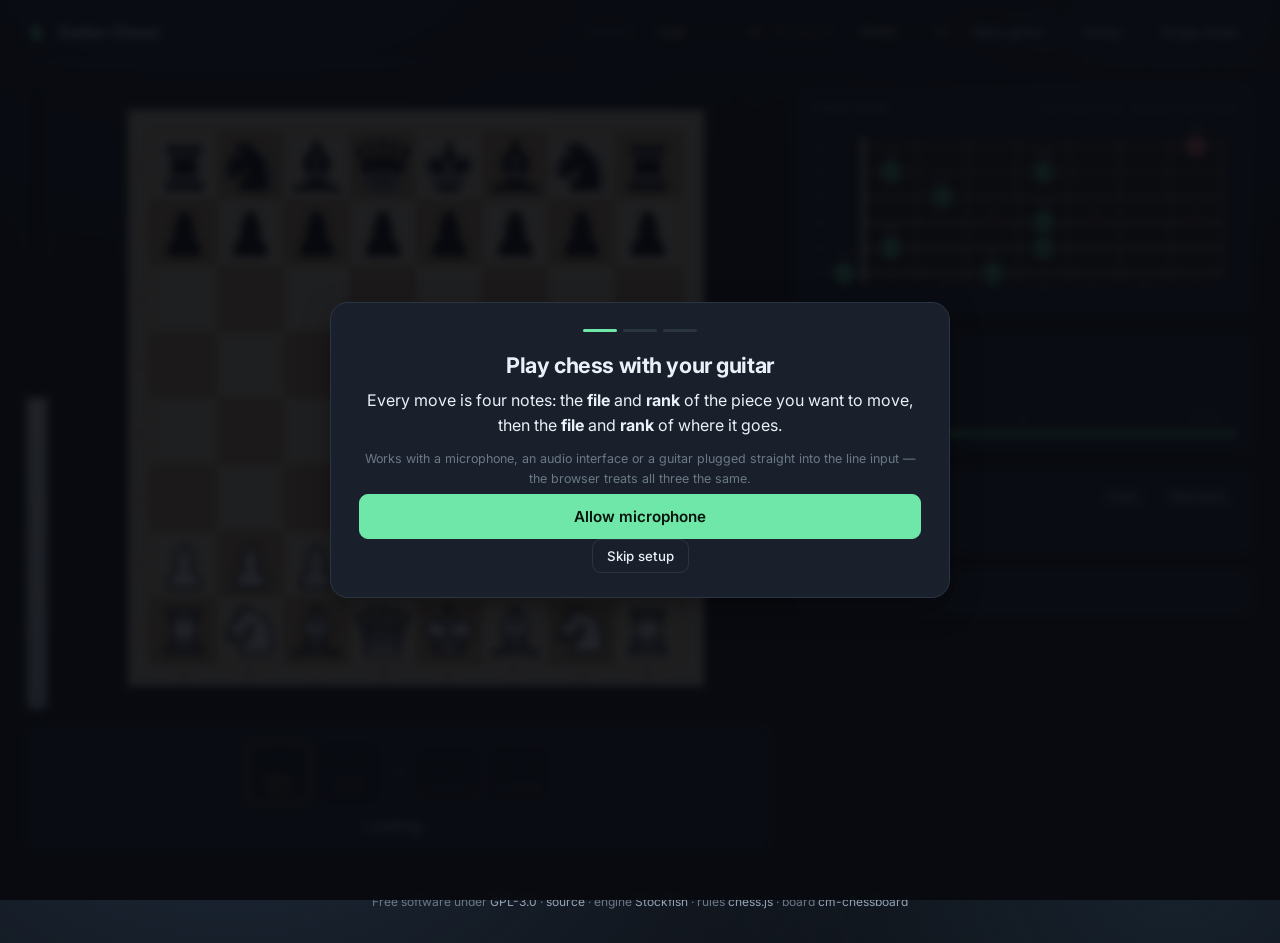
<file: index.html>
<!DOCTYPE html>
<html lang="en">
<head>
<meta charset="utf-8">
<meta name="viewport" content="width=device-width, initial-scale=1">
<title>Guitar Chess — play chess on your guitar</title>
<meta name="description" content="Play chess by playing your guitar. The browser listens, detects each note and turns every four notes into a move. No install, no build, runs entirely in the browser.">
<meta property="og:title" content="Guitar Chess">
<meta property="og:description" content="Play chess by playing your guitar. Four notes make a move.">
<link rel="icon" href="data:image/svg+xml,<svg xmlns='http://www.w3.org/2000/svg' viewBox='0 0 32 32'><text y='26' font-size='26'>&#9822;</text></svg>">
<link rel="preconnect" href="https://fonts.googleapis.com">
<link rel="preconnect" href="https://fonts.gstatic.com" crossorigin>
<link rel="stylesheet" href="https://fonts.googleapis.com/css2?family=Inter:wght@400;500;600;700&display=swap">
<link rel="stylesheet" href="vendor/cm-chessboard/assets/chessboard.css">
<link rel="stylesheet" href="vendor/cm-chessboard/assets/extensions/markers/markers.css">
<link rel="stylesheet" href="css/app.css">
</head>
<body>

<header class="topbar">
    <div class="brand">
        <span class="brand-mark">&#9822;</span>
        <span class="brand-name">Guitar&nbsp;Chess</span>
    </div>
    <div class="topbar-actions">
        <label class="inline-field">
            <span>Engine</span>
            <select id="level"></select>
        </label>
        <label class="inline-field">
            <span>You play</span>
            <select id="side">
                <option value="w">White</option>
                <option value="b">Black</option>
            </select>
        </label>
        <button type="button" id="new-game" class="ghost">New game</button>
        <button type="button" id="setup" class="ghost">Setup</button>
        <button type="button" id="stage" class="ghost" title="Hide everything but the board and the neck">Stage mode</button>
    </div>
</header>

<main class="stage-layout">

    <section class="board-column">
        <div class="board-frame">
            <div id="eval" class="eval"></div>
            <div class="board-stack">
                <div class="captured" id="captured-top"></div>
                <div id="board" class="board"></div>
                <div class="captured" id="captured-bottom"></div>
            </div>
        </div>

        <div class="entry">
            <div class="entry-slots" id="pending" aria-label="notes heard so far">
                <span class="slot" data-index="0"><b>·</b><small>from file</small></span>
                <span class="slot" data-index="1"><b>·</b><small>from rank</small></span>
                <span class="entry-arrow">&rarr;</span>
                <span class="slot" data-index="2"><b>·</b><small>to file</small></span>
                <span class="slot" data-index="3"><b>·</b><small>to rank</small></span>
            </div>
            <p id="status" data-kind="info">Loading…</p>
        </div>
    </section>

    <section class="side-column">
        <div class="card neck-card">
            <div class="card-head">
                <h2>Your neck</h2>
                <span class="card-hint">first note = file &middot; second note = rank</span>
            </div>
            <div id="fretboard"></div>
        </div>

        <div class="card pitch-card">
            <div id="tuner"></div>
        </div>

        <div class="card moves-card">
            <div class="card-head">
                <h2>Moves</h2>
                <div class="card-actions">
                    <button type="button" id="clear-move" class="mini">Clear</button>
                    <button type="button" id="undo" class="mini">Take back</button>
                </div>
            </div>
            <ol id="history" class="history"></ol>
        </div>

        <details class="card advanced">
            <summary>Advanced</summary>
            <div class="advanced-body">
                <label>Input device
                    <select id="device"></select>
                </label>
                <canvas id="spectrum" height="96" aria-label="input spectrum"></canvas>
                <label class="slider">Noise gate <span id="gate-value" class="value"></span>
                    <input type="range" id="gate" min="0.002" max="0.08" step="0.001">
                </label>
                <label class="slider">Pitch tolerance <span id="tolerance-value" class="value"></span>
                    <input type="range" id="tolerance" min="30" max="140" step="5">
                </label>
                <label>Promote pawns to
                    <select id="promotion">
                        <option value="q">Queen</option>
                        <option value="r">Rook</option>
                        <option value="b">Bishop</option>
                        <option value="n">Knight</option>
                    </select>
                </label>
                <label>Type a move instead
                    <input type="text" id="manual-move" placeholder="e2e4" maxlength="4" autocomplete="off" spellcheck="false">
                </label>
                <div class="row">
                    <button type="button" id="listen" class="mini">Stop listening</button>
                    <button type="button" id="reset-calibration" class="mini">Reset calibration</button>
                </div>
            </div>
        </details>
    </section>
</main>

<footer class="footer">
    <p>
        Free software under <a href="https://github.com/gustavozacarias04/guitar-chess/blob/main/LICENSE">GPL-3.0</a>
        · <a href="https://github.com/gustavozacarias04/guitar-chess">source</a>
        · engine <a href="https://stockfishchess.org/">Stockfish</a>
        · rules <a href="https://github.com/jhlywa/chess.js">chess.js</a>
        · board <a href="https://github.com/shaack/cm-chessboard">cm-chessboard</a>
    </p>
</footer>

<div id="onboarding" class="overlay" hidden></div>
<button type="button" id="stage-exit" class="stage-exit" hidden>Exit stage mode</button>

<script type="module" src="src/main.js"></script>
</body>
</html>
</file>
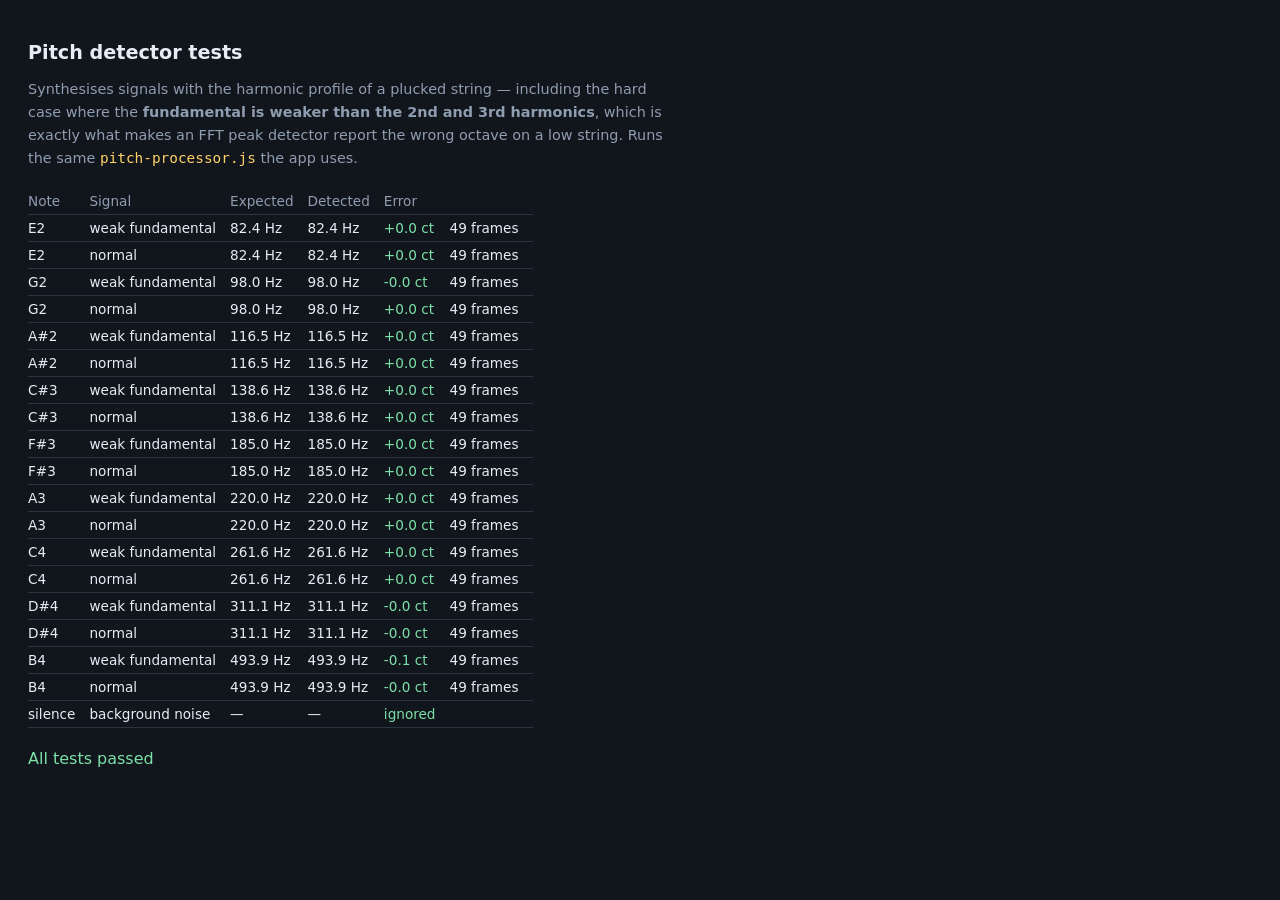
<file: test/pitch-test.html>
<!DOCTYPE html>
<html lang="en">
<head>
<meta charset="utf-8">
<title>Guitar Chess — pitch detector tests</title>
<style>
    body { font-family: system-ui, sans-serif; background: #11151c; color: #e7edf5; margin: 0; padding: 28px; }
    h1 { font-size: 1.2rem; }
    p { color: #8f9db1; max-width: 70ch; line-height: 1.6; font-size: 0.9rem; }
    table { border-collapse: collapse; margin-top: 18px; font-size: 0.85rem; }
    th, td { text-align: left; padding: 5px 14px 5px 0; border-bottom: 1px solid #2a3442; }
    th { color: #8f9db1; font-weight: 500; }
    td.ok { color: #7ce0a8; }
    td.fail { color: #ff7b7b; }
    .summary { margin-top: 18px; font-size: 1rem; }
    code { color: #ffd166; }
</style>
</head>
<body>
<h1>Pitch detector tests</h1>
<p>
    Synthesises signals with the harmonic profile of a plucked string — including the hard
    case where the <b>fundamental is weaker than the 2nd and 3rd harmonics</b>, which is exactly
    what makes an FFT peak detector report the wrong octave on a low string.
    Runs the same <code>pitch-processor.js</code> the app uses.
</p>
<div id="output">running…</div>

<script type="module">
import { DEFAULT_NOTE_SET, DEFAULT_CANCEL_NOTE, midiToFreq, midiToName, cents } from "../src/audio/notes.js"
import { DEFAULT_DETECTOR_OPTIONS } from "../src/audio/note-detector.js"

const SAMPLE_RATE = 44100

/**
 * Load the AudioWorklet file outside a worklet by stubbing what it expects,
 * and hand back a factory. Each case gets a fresh processor: the internal ring
 * buffer holds ~70 ms of audio, so reusing one would let the tail of the
 * previous note leak into the first analyses of the next.
 */
async function loadProcessorFactory() {
    const source = await fetch("../src/audio/pitch-processor.js").then((r) => r.text())
    const build = new Function(
        "AudioWorkletProcessor", "registerProcessor", "sampleRate", "currentTime",
        source + "\nreturn PitchProcessor"
    )
    return () => {
        const frames = []
        class FakeProcessor {
            constructor() {
                this.port = { postMessage: (message) => frames.push(message), onmessage: null }
            }
        }
        const ProcessorClass = build(FakeProcessor, () => {}, SAMPLE_RATE, 0)
        return { instance: new ProcessorClass(), frames }
    }
}

/**
 * A plucked string: harmonics with independent decay, and a fundamental that
 * is deliberately quieter than the harmonics above it.
 */
function pluck(frequency, seconds, { weakFundamental = true } = {}) {
    const length = Math.round(seconds * SAMPLE_RATE)
    const out = new Float32Array(length)
    const partials = weakFundamental
        ? [0.25, 1.0, 0.7, 0.35, 0.2, 0.12]
        : [1.0, 0.5, 0.25, 0.12, 0.06, 0.03]
    for (let i = 0; i < length; i++) {
        const t = i / SAMPLE_RATE
        let value = 0
        for (let h = 0; h < partials.length; h++) {
            const partialFreq = frequency * (h + 1)
            if (partialFreq > SAMPLE_RATE / 2) break
            value += partials[h] * Math.sin(2 * Math.PI * partialFreq * t) * Math.exp(-t * (1.1 + h * 0.5))
        }
        out[i] = value * 0.25 + (Math.random() - 0.5) * 0.002
    }
    // Emulate the two 2 kHz biquads the real graph puts in front of the worklet.
    let state = 0
    const alpha = 1 - Math.exp((-2 * Math.PI * 2000) / SAMPLE_RATE)
    for (let pass = 0; pass < 2; pass++) {
        state = 0
        for (let i = 0; i < length; i++) {
            state += alpha * (out[i] - state)
            out[i] = state
        }
    }
    return out
}

function feed(makeProcessor, signal) {
    const { instance: processor, frames } = makeProcessor()
    const block = new Float32Array(128)
    for (let offset = 0; offset + 128 <= signal.length; offset += 128) {
        block.set(signal.subarray(offset, offset + 128))
        processor.process([[block]])
    }
    // Same acceptance rule the running app uses, so the test measures the
    // pipeline rather than the raw processor.
    return frames.filter((f) =>
        f.frequency > 0 &&
        f.clarity >= DEFAULT_DETECTOR_OPTIONS.clarityThreshold &&
        f.rms >= DEFAULT_DETECTOR_OPTIONS.rmsGate)
}

const makeProcessor = await loadProcessorFactory()
const rows = []
let failures = 0

const cases = [...DEFAULT_NOTE_SET, DEFAULT_CANCEL_NOTE]
for (const midi of cases) {
    for (const weakFundamental of [true, false]) {
        const expected = midiToFreq(midi)
        const detections = feed(makeProcessor, pluck(expected, 1.2, { weakFundamental }))
        const usable = detections.slice(2, 14) // skip the attack transient
        const median = usable.length
            ? [...usable.map((d) => d.frequency)].sort((a, b) => a - b)[Math.floor(usable.length / 2)]
            : 0
        const error = median ? cents(median, expected) : NaN
        const ok = Math.abs(error) < 35 // must land well inside the +/-100 ct window
        if (!ok) failures++
        rows.push(`<tr>
            <td>${midiToName(midi)}</td>
            <td>${weakFundamental ? "weak fundamental" : "normal"}</td>
            <td>${expected.toFixed(1)} Hz</td>
            <td>${median ? median.toFixed(1) + " Hz" : "—"}</td>
            <td class="${ok ? "ok" : "fail"}">${median ? (error >= 0 ? "+" : "") + error.toFixed(1) + " ct" : "nothing detected"}</td>
            <td>${detections.length} frames</td>
        </tr>`)
    }
}

// Silence must not produce notes.
const quiet = new Float32Array(SAMPLE_RATE).map(() => (Math.random() - 0.5) * 0.004)
const quietDetections = feed(makeProcessor, quiet)
const quietOk = quietDetections.length === 0
if (!quietOk) failures++
rows.push(`<tr><td>silence</td><td>background noise</td><td>—</td><td>—</td>
    <td class="${quietOk ? "ok" : "fail"}">${quietOk ? "ignored" : quietDetections.length + " detections"}</td><td></td></tr>`)

document.querySelector("#output").innerHTML = `
    <table>
        <thead><tr><th>Note</th><th>Signal</th><th>Expected</th><th>Detected</th><th>Error</th><th></th></tr></thead>
        <tbody>${rows.join("")}</tbody>
    </table>
    <p class="summary" style="color:${failures ? "#ff7b7b" : "#7ce0a8"}">
        ${failures ? failures + " failure(s)" : "All tests passed"}
    </p>`
window.__testFailures = failures
</script>
</body>
</html>
</file>
<file: vendor/cm-chessboard/assets/chessboard.css>
.cm-chessboard .board.input-enabled .square {
  cursor: pointer; }

.cm-chessboard .coordinates, .cm-chessboard .markers-layer, .cm-chessboard .pieces-layer, .cm-chessboard .markers-top-layer {
  pointer-events: none; }

.cm-chessboard-content .list-inline {
  padding-left: 0;
  list-style: none; }

.cm-chessboard-content .list-inline-item {
  display: inline-block; }
  .cm-chessboard-content .list-inline-item:not(:last-child) {
    margin-right: 1rem; }

.cm-chessboard-content .list-inline {
  padding-left: 0;
  list-style: none; }

.cm-chessboard-content .list-inline-item {
  display: inline-block; }
  .cm-chessboard-content .list-inline-item:not(:last-child) {
    margin-right: 1rem; }

.cm-chessboard-accessibility.visually-hidden {
  width: 1px;
  height: 1px;
  padding: 0;
  margin: -1px;
  overflow: hidden;
  clip: rect(0, 0, 0, 0);
  white-space: nowrap;
  border: 0; }

.cm-chessboard-accessibility button:disabled,
.cm-chessboard-accessibility button:disabled:hover {
  opacity: 0.5;
  cursor: not-allowed;
  pointer-events: none; }

.cm-chessboard.default .board .square.white {
  fill: #ecdab9; }

.cm-chessboard.default .board .square.black {
  fill: #c5a076; }

.cm-chessboard.default.border-type-thin .board .border {
  stroke: #c5a076;
  stroke-width: 0.7%;
  fill: #c5a076; }

.cm-chessboard.default.border-type-none .board .border {
  stroke: #c5a076;
  stroke-width: 0;
  fill: #c5a076; }

.cm-chessboard.default.border-type-frame .board .border {
  fill: #ecdab9;
  stroke: none; }

.cm-chessboard.default.border-type-frame .board .border-inner {
  fill: #c5a076;
  stroke: #c5a076;
  stroke-width: 0.7%; }

.cm-chessboard.default .coordinates {
  pointer-events: none;
  user-select: none; }
  .cm-chessboard.default .coordinates .coordinate {
    fill: #b5936d;
    font-size: 7px;
    cursor: default; }
    .cm-chessboard.default .coordinates .coordinate.black {
      fill: #eeddbf; }
    .cm-chessboard.default .coordinates .coordinate.white {
      fill: #b5936d; }

.cm-chessboard.default-contrast .board .square.white {
  fill: #ecdab9; }

.cm-chessboard.default-contrast .board .square.black {
  fill: #c5a076; }

.cm-chessboard.default-contrast.border-type-thin .board .border {
  stroke: #c5a076;
  stroke-width: 0.7%;
  fill: #c5a076; }

.cm-chessboard.default-contrast.border-type-none .board .border {
  stroke: #c5a076;
  stroke-width: 0;
  fill: #c5a076; }

.cm-chessboard.default-contrast.border-type-frame .board .border {
  fill: #ecdab9;
  stroke: none; }

.cm-chessboard.default-contrast.border-type-frame .board .border-inner {
  fill: #c5a076;
  stroke: #c5a076;
  stroke-width: 0.7%; }

.cm-chessboard.default-contrast .coordinates {
  pointer-events: none;
  user-select: none; }
  .cm-chessboard.default-contrast .coordinates .coordinate {
    fill: #b5936d;
    font-size: 7px;
    cursor: default; }
    .cm-chessboard.default-contrast .coordinates .coordinate.black {
      fill: #333; }
    .cm-chessboard.default-contrast .coordinates .coordinate.white {
      fill: #333; }

.cm-chessboard.green .board .square.white {
  fill: #E0DDCC; }

.cm-chessboard.green .board .square.black {
  fill: #4c946a; }

.cm-chessboard.green.border-type-thin .board .border {
  stroke: #4c946a;
  stroke-width: 0.7%;
  fill: #4c946a; }

.cm-chessboard.green.border-type-none .board .border {
  stroke: #4c946a;
  stroke-width: 0;
  fill: #4c946a; }

.cm-chessboard.green.border-type-frame .board .border {
  fill: #E0DDCC;
  stroke: none; }

.cm-chessboard.green.border-type-frame .board .border-inner {
  fill: #4c946a;
  stroke: #4c946a;
  stroke-width: 0.7%; }

.cm-chessboard.green .coordinates {
  pointer-events: none;
  user-select: none; }
  .cm-chessboard.green .coordinates .coordinate {
    fill: #468862;
    font-size: 7px;
    cursor: default; }
    .cm-chessboard.green .coordinates .coordinate.black {
      fill: #e2e0d0; }
    .cm-chessboard.green .coordinates .coordinate.white {
      fill: #468862; }

.cm-chessboard.blue .board .square.white {
  fill: #d8ecfb; }

.cm-chessboard.blue .board .square.black {
  fill: #86afcf; }

.cm-chessboard.blue.border-type-thin .board .border {
  stroke: #86afcf;
  stroke-width: 0.7%;
  fill: #86afcf; }

.cm-chessboard.blue.border-type-none .board .border {
  stroke: #86afcf;
  stroke-width: 0;
  fill: #86afcf; }

.cm-chessboard.blue.border-type-frame .board .border {
  fill: #d8ecfb;
  stroke: none; }

.cm-chessboard.blue.border-type-frame .board .border-inner {
  fill: #86afcf;
  stroke: #86afcf;
  stroke-width: 0.7%; }

.cm-chessboard.blue .coordinates {
  pointer-events: none;
  user-select: none; }
  .cm-chessboard.blue .coordinates .coordinate {
    fill: #7ba1be;
    font-size: 7px;
    cursor: default; }
    .cm-chessboard.blue .coordinates .coordinate.black {
      fill: #dbeefb; }
    .cm-chessboard.blue .coordinates .coordinate.white {
      fill: #7ba1be; }

.cm-chessboard.chess-club .board .square.white {
  fill: #E6D3B1; }

.cm-chessboard.chess-club .board .square.black {
  fill: #AF6B3F; }

.cm-chessboard.chess-club.border-type-thin .board .border {
  stroke: #692e2b;
  stroke-width: 0.7%;
  fill: #AF6B3F; }

.cm-chessboard.chess-club.border-type-none .board .border {
  stroke: #692e2b;
  stroke-width: 0;
  fill: #AF6B3F; }

.cm-chessboard.chess-club.border-type-frame .board .border {
  fill: #692e2b;
  stroke: none; }

.cm-chessboard.chess-club.border-type-frame .board .border-inner {
  fill: #AF6B3F;
  stroke: #692e2b;
  stroke-width: 0.7%; }

.cm-chessboard.chess-club .coordinates {
  pointer-events: none;
  user-select: none; }
  .cm-chessboard.chess-club .coordinates .coordinate {
    fill: #E6D3B1;
    font-size: 7px;
    cursor: default; }
    .cm-chessboard.chess-club .coordinates .coordinate.black {
      fill: #E6D3B1; }
    .cm-chessboard.chess-club .coordinates .coordinate.white {
      fill: #AF6B3F; }

.cm-chessboard.chessboard-js .board .square.white {
  fill: #f0d9b5; }

.cm-chessboard.chessboard-js .board .square.black {
  fill: #b58863; }

.cm-chessboard.chessboard-js.border-type-thin .board .border {
  stroke: #404040;
  stroke-width: 0.7%;
  fill: #b58863; }

.cm-chessboard.chessboard-js.border-type-none .board .border {
  stroke: #404040;
  stroke-width: 0;
  fill: #b58863; }

.cm-chessboard.chessboard-js.border-type-frame .board .border {
  fill: #f0d9b5;
  stroke: none; }

.cm-chessboard.chessboard-js.border-type-frame .board .border-inner {
  fill: #b58863;
  stroke: #404040;
  stroke-width: 0.7%; }

.cm-chessboard.chessboard-js .coordinates {
  pointer-events: none;
  user-select: none; }
  .cm-chessboard.chessboard-js .coordinates .coordinate {
    fill: #404040;
    font-size: 7px;
    cursor: default; }
    .cm-chessboard.chessboard-js .coordinates .coordinate.black {
      fill: #f0d9b5; }
    .cm-chessboard.chessboard-js .coordinates .coordinate.white {
      fill: #b58863; }

.cm-chessboard.black-and-white .board .square.white {
  fill: #ffffff; }

.cm-chessboard.black-and-white .board .square.black {
  fill: #9c9c9c; }

.cm-chessboard.black-and-white.border-type-thin .board .border {
  stroke: #9c9c9c;
  stroke-width: 0.7%;
  fill: #9c9c9c; }

.cm-chessboard.black-and-white.border-type-none .board .border {
  stroke: #9c9c9c;
  stroke-width: 0;
  fill: #9c9c9c; }

.cm-chessboard.black-and-white.border-type-frame .board .border {
  fill: #ffffff;
  stroke: none; }

.cm-chessboard.black-and-white.border-type-frame .board .border-inner {
  fill: #9c9c9c;
  stroke: #9c9c9c;
  stroke-width: 0.7%; }

.cm-chessboard.black-and-white .coordinates {
  pointer-events: none;
  user-select: none; }
  .cm-chessboard.black-and-white .coordinates .coordinate {
    fill: #909090;
    font-size: 7px;
    cursor: default; }
    .cm-chessboard.black-and-white .coordinates .coordinate.black {
      fill: white; }
    .cm-chessboard.black-and-white .coordinates .coordinate.white {
      fill: #909090; }

/* Keyboard focus indicator for accessibility */
.cm-chessboard .keyboard-focus-indicator .keyboard-focus {
  fill: none;
  stroke: #0066cc;
  stroke-width: 3px;
  pointer-events: none; }

.cm-chessboard .keyboard-focus-indicator .keyboard-from-square {
  fill: rgba(0, 102, 204, 0.3);
  stroke: #0066cc;
  stroke-width: 2px;
  pointer-events: none; }

/* High contrast focus indicator */
.cm-chessboard:focus {
  outline: 2px solid #0066cc;
  outline-offset: 2px; }

/*# sourceMappingURL=chessboard.css.map */
</file>
<file: vendor/cm-chessboard/assets/extensions/markers/markers.css>
.cm-chessboard .markers {
  pointer-events: none;
}
.cm-chessboard .markers .marker.marker-frame {
  stroke: black;
  stroke-width: 1.8px;
  opacity: 0.5;
}
.cm-chessboard .markers .marker.marker-frame-primary, .cm-chessboard .markers .marker.marker-frame-info {
  stroke: blue;
  stroke-width: 1.8px;
  opacity: 0.4;
}
.cm-chessboard .markers .marker.marker-frame-danger {
  stroke: red;
  stroke-width: 1.8px;
  opacity: 0.4;
}
.cm-chessboard .markers .marker.marker-frame-warning {
  stroke: orange;
  stroke-width: 1.8px;
  opacity: 0.4;
}
.cm-chessboard .markers .marker.marker-circle {
  stroke: black;
  stroke-width: 3px;
  opacity: 0.3;
}
.cm-chessboard .markers .marker.marker-circle-primary {
  stroke: blue;
  stroke-width: 3px;
  opacity: 0.4;
}
.cm-chessboard .markers .marker.marker-circle-info {
  stroke: blue;
  stroke-width: 3px;
  opacity: 0.4;
}
.cm-chessboard .markers .marker.marker-circle-info-filled {
  stroke: blue;
  fill: blue;
  stroke-width: 3px;
  opacity: 0.4;
}
.cm-chessboard .markers .marker.marker-circle-danger {
  stroke: red;
  stroke-width: 3px;
  opacity: 0.4;
}
.cm-chessboard .markers .marker.marker-circle-danger-filled {
  stroke: red;
  fill: red;
  stroke-width: 3px;
  opacity: 0.4;
}
.cm-chessboard .markers .marker.marker-circle-warning {
  stroke: orange;
  stroke-width: 3px;
  opacity: 0.4;
}
.cm-chessboard .markers .marker.marker-circle-warning-filled {
  stroke: orange;
  fill: orange;
  stroke-width: 3px;
  opacity: 0.4;
}
.cm-chessboard .markers .marker.marker-circle-success {
  stroke: green;
  stroke-width: 3px;
  opacity: 0.4;
}
.cm-chessboard .markers .marker.marker-circle-success-filled {
  stroke: green;
  fill: green;
  stroke-width: 3px;
  opacity: 0.4;
}
.cm-chessboard .markers .marker.marker-square {
  fill: black;
  opacity: 0.11;
}
.cm-chessboard .markers .marker.marker-dot {
  fill: black;
  opacity: 0.2;
}
.cm-chessboard .markers .marker.marker-bevel {
  fill: black;
  opacity: 0.2;
}

/*# sourceMappingURL=markers.css.map */
</file>
<file: css/app.css>
/*
 * Guitar Chess
 * SPDX-License-Identifier: GPL-3.0-or-later
 */

:root {
    --bg: #0e1117;
    --bg-soft: #141a23;
    --card: #19202b;
    --card-raised: #202937;
    --line: #2b3542;
    --line-soft: #222b36;
    --text: #eaf0f7;
    --muted: #93a1b4;
    --muted-dim: #6b7887;
    --accent: #6ee7a8;
    --accent-deep: #2f7a55;
    --gold: #ffcc66;
    --danger: #ff7d7d;
    --radius: 14px;
    --shadow: 0 10px 30px rgba(0, 0, 0, 0.35);
    font-family: "Inter", system-ui, -apple-system, "Segoe UI", Roboto, sans-serif;
}

* { box-sizing: border-box; }

html, body { height: 100%; }

body {
    margin: 0;
    background:
        radial-gradient(1100px 600px at 18% -8%, #1b2634 0%, transparent 60%),
        radial-gradient(900px 500px at 92% 0%, #16212c 0%, transparent 55%),
        var(--bg);
    color: var(--text);
    display: flex;
    flex-direction: column;
    min-height: 100%;
    -webkit-font-smoothing: antialiased;
}

a { color: var(--accent); text-decoration: none; }
a:hover { text-decoration: underline; }

/* ------------------------------------------------------------------ topbar */

.topbar {
    display: flex;
    align-items: center;
    justify-content: space-between;
    gap: 16px;
    padding: 14px 26px;
    border-bottom: 1px solid var(--line-soft);
    flex-wrap: wrap;
}

.brand { display: flex; align-items: center; gap: 10px; }
.brand-mark { font-size: 1.5rem; color: var(--accent); line-height: 1; }
.brand-name { font-weight: 700; font-size: 1.05rem; letter-spacing: -0.01em; }

.topbar-actions { display: flex; align-items: center; gap: 10px; flex-wrap: wrap; }

.inline-field { display: flex; align-items: center; gap: 7px; margin: 0; }
.inline-field span { font-size: 0.72rem; text-transform: uppercase; letter-spacing: 0.08em; color: var(--muted-dim); }
.inline-field select { width: auto; min-width: 104px; margin: 0; }

/* ------------------------------------------------------------------ layout */

.stage-layout {
    flex: 1;
    display: grid;
    grid-template-columns: minmax(420px, 1fr) minmax(380px, 460px);
    gap: 24px;
    padding: 22px 26px 30px;
    max-width: 1440px;
    width: 100%;
    margin: 0 auto;
    align-items: start;
}

.board-column { display: flex; flex-direction: column; gap: 16px; min-width: 0; }

.board-frame { display: grid; grid-template-columns: 22px 1fr; gap: 14px; align-items: stretch; }
.board-stack { min-width: 0; }
/* Keep the whole game on one screen: the board is the biggest thing here,
   so it is bounded by viewport height, not just by its column. */
.board { width: 100%; max-width: min(100%, 64vh); margin: 0 auto; }

.side-column { display: flex; flex-direction: column; gap: 16px; min-width: 0; }

/* -------------------------------------------------------------- eval + captured */

.eval { display: flex; align-items: stretch; }
.eval-bar {
    position: relative;
    width: 22px;
    border-radius: 7px;
    overflow: hidden;
    background: #0b0e13;
    border: 1px solid var(--line);
    display: flex;
    /* Black on top, White growing from the bottom - the usual convention.
       Playing Black flips the board, so the bar flips with it. */
    flex-direction: column;
    min-height: 240px;
    height: 100%;
}
.eval-black { flex: 1; }
.eval-white {
    height: 50%;
    background: linear-gradient(180deg, #f4f7fb, #cfd8e3);
    transition: height 420ms cubic-bezier(0.22, 1, 0.36, 1);
}
.eval.is-flipped .eval-bar { flex-direction: column-reverse; }
.eval-score {
    position: absolute;
    left: 50%;
    bottom: 8px;
    transform: translateX(-50%);
    font-size: 0.6rem;
    font-weight: 700;
    color: var(--muted);
    font-variant-numeric: tabular-nums;
    writing-mode: vertical-rl;
    letter-spacing: 0.04em;
}
.eval-score.is-mate { color: var(--gold); }

.captured {
    min-height: 24px;
    display: flex;
    align-items: center;
    gap: 1px;
    font-size: 1.15rem;
    line-height: 1;
    color: var(--muted);
    padding: 3px 2px;
}
.captured b { margin-left: 8px; font-size: 0.78rem; color: var(--muted-dim); font-weight: 600; }

/* ------------------------------------------------------------------- entry */

.entry {
    background: var(--card);
    border: 1px solid var(--line);
    border-radius: var(--radius);
    padding: 14px 16px;
    text-align: center;
}

.entry-slots { display: flex; align-items: center; justify-content: center; gap: 8px; }

.slot {
    width: 62px;
    padding: 8px 4px 6px;
    background: #10151d;
    border: 1px solid var(--line);
    border-radius: 10px;
    display: flex;
    flex-direction: column;
    align-items: center;
    gap: 2px;
    transition: border-color 140ms, background 140ms;
}
.slot b {
    font-size: 1.45rem;
    font-weight: 700;
    line-height: 1;
    color: var(--muted-dim);
    font-variant-numeric: tabular-nums;
}
.slot small { font-size: 0.58rem; text-transform: uppercase; letter-spacing: 0.07em; color: var(--muted-dim); }
.slot.filled { background: #12241c; border-color: var(--accent-deep); }
.slot.filled b { color: var(--accent); }
.slot.is-next { border-color: var(--gold); box-shadow: 0 0 0 3px rgba(255, 204, 102, 0.12); }
.slot.is-next small { color: var(--gold); }

.entry-arrow { color: var(--muted-dim); font-size: 1.1rem; margin: 0 2px; }

#status { margin: 12px 0 0; font-size: 0.95rem; min-height: 1.35em; color: var(--text); }
#status[data-kind="error"] { color: var(--danger); }
#status[data-kind="warn"] { color: var(--gold); }
#status[data-kind="ok"] { color: var(--accent); }
#status[data-kind="over"] { color: var(--gold); font-weight: 600; font-size: 1.05rem; }
#status[data-kind="engine"] { color: var(--muted); }

/* ------------------------------------------------------------------- cards */

.card {
    background: var(--card);
    border: 1px solid var(--line);
    border-radius: var(--radius);
    padding: 14px 16px 16px;
}

.card-head { display: flex; align-items: baseline; justify-content: space-between; gap: 10px; margin-bottom: 10px; }
.card-head h2, .card summary {
    margin: 0;
    font-size: 0.72rem;
    text-transform: uppercase;
    letter-spacing: 0.11em;
    color: var(--muted-dim);
    font-weight: 600;
}
.card-hint { font-size: 0.72rem; color: var(--muted-dim); }
.card-actions { display: flex; gap: 6px; }

/* --------------------------------------------------------------- fretboard */

.fretboard { width: 100%; height: auto; display: block; overflow: visible; }
.fb-neck { fill: #2a1f18; }
.fb-nut { fill: #d9cfc2; }
.fb-fret { stroke: #6f6357; stroke-width: 2; }
.fb-string { stroke: #cbb894; }
.fb-inlay { fill: rgba(255, 255, 255, 0.16); }
.fb-string-label, .fb-fret-number {
    fill: var(--muted-dim);
    font-size: 11px;
    text-anchor: middle;
    font-family: inherit;
}
.fb-dot-bg { fill: var(--accent); stroke: #0e1117; stroke-width: 2; transition: fill 160ms, r 160ms; }
.fb-dot-label { fill: #08130d; font-size: 11px; font-weight: 700; text-anchor: middle; font-family: inherit; }
.fb-dot-note { fill: var(--muted); font-size: 10px; text-anchor: middle; font-family: inherit; }
.fb-dot.is-cancel .fb-dot-bg { fill: var(--danger); }
.fb-dot.is-cancel .fb-dot-label { fill: #2a0b0b; }
.fb-dot.is-dimmed { opacity: 0.2; }
.fb-dot.is-focused .fb-dot-bg { fill: var(--gold); }
.fb-dot.is-focused .fb-dot-label { fill: #2e2306; }
.fb-dot.is-hit .fb-dot-bg { fill: #ffffff; r: 14; }
.fb-dot.is-hit .fb-dot-label { fill: #0e1117; }

/* ------------------------------------------------------------------- tuner */

.tuner-note {
    display: flex; align-items: baseline; gap: 10px;
    font-size: 1.75rem; font-weight: 700; line-height: 1.1;
    color: var(--muted-dim);
}
.tuner-note small { font-size: 0.68rem; font-weight: 600; color: var(--muted-dim); letter-spacing: 0.06em; text-transform: uppercase; }
#tuner.is-mapped .tuner-note, #tuner.is-mapped .tuner-note small { color: var(--accent); }

.tuner-meter { position: relative; height: 20px; margin: 6px 0 4px; }
.tuner-scale { position: absolute; inset: 0; display: flex; justify-content: space-between; }
.tuner-scale span { width: 1px; background: var(--line); }
.tuner-scale span.center { background: var(--muted-dim); }
.tuner-needle {
    position: absolute; top: 0; bottom: 0; width: 2px;
    background: var(--accent); transform: translateX(-1px);
    transition: left 60ms linear;
}

.tuner-readout { display: flex; justify-content: space-between; font-size: 0.7rem; color: var(--muted-dim); font-variant-numeric: tabular-nums; }

.level-bar { height: 5px; background: #0b0e13; border-radius: 3px; margin-top: 9px; overflow: hidden; }
.level-bar div { height: 100%; background: var(--accent); transition: width 60ms linear; }
.level-bar div.is-gated { background: var(--line); }

/* ----------------------------------------------------------------- history */

.history {
    list-style: none; margin: 0; padding: 0;
    max-height: 168px; overflow-y: auto;
    font-size: 0.86rem; font-variant-numeric: tabular-nums;
}
.history li { display: grid; grid-template-columns: 30px 1fr 1fr; padding: 3px 4px; border-radius: 5px; }
.history li:nth-child(odd) { background: rgba(255, 255, 255, 0.02); }
.history li b { color: var(--muted-dim); font-weight: 500; }
.history:empty::after { content: "No moves yet."; color: var(--muted-dim); font-size: 0.8rem; }

/* ---------------------------------------------------------------- advanced */

.advanced summary { cursor: pointer; list-style: none; }
.advanced summary::-webkit-details-marker { display: none; }
.advanced summary::before { content: "\25B8 "; color: var(--muted-dim); }
.advanced[open] summary::before { content: "\25BE "; }
.advanced-body { margin-top: 14px; }

#spectrum { width: 100%; height: 96px; display: block; margin: 4px 0 10px; background: #0b0e13; border-radius: 9px; }

/* ----------------------------------------------------------------- inputs */

label { display: block; font-size: 0.74rem; color: var(--muted); margin-bottom: 11px; }

select, input[type="text"] {
    width: 100%;
    margin-top: 5px;
    padding: 7px 9px;
    background: #10151d;
    color: var(--text);
    border: 1px solid var(--line);
    border-radius: 8px;
    font-size: 0.88rem;
    font-family: inherit;
}
select:focus, input:focus { outline: 2px solid var(--accent-deep); outline-offset: 1px; }

input[type="range"] { width: 100%; margin-top: 7px; accent-color: var(--accent); }
.slider .value { color: var(--text); float: right; font-variant-numeric: tabular-nums; }

.row { display: flex; gap: 8px; flex-wrap: wrap; }

button {
    font-family: inherit;
    padding: 8px 14px;
    background: var(--card-raised);
    color: var(--text);
    border: 1px solid var(--line);
    border-radius: 9px;
    font-size: 0.83rem;
    font-weight: 500;
    cursor: pointer;
    transition: background 140ms, border-color 140ms;
}
button:hover { background: #29344400; background-color: #293344; }
button:disabled { opacity: 0.45; cursor: not-allowed; }
button.ghost { background: transparent; }
button.ghost:hover { background: var(--card-raised); }
button.mini { padding: 5px 10px; font-size: 0.74rem; }
button.primary {
    background: var(--accent);
    border-color: var(--accent);
    color: #08130d;
    font-weight: 600;
}
button.primary:hover { background: #86f0bb; }
button.big { width: 100%; padding: 12px; font-size: 0.95rem; margin-top: 6px; }
button.is-live { border-color: var(--danger); color: var(--danger); }

/* ----------------------------------------------------------------- footer */

.footer { padding: 0 26px 22px; color: var(--muted-dim); font-size: 0.75rem; text-align: center; }
.footer a { color: var(--muted); }

/* -------------------------------------------------------------- onboarding */

.overlay {
    position: fixed;
    inset: 0;
    background: rgba(8, 11, 16, 0.9);
    backdrop-filter: blur(4px);
    display: grid;
    place-items: center;
    padding: 24px;
    z-index: 40;
    overflow-y: auto;
}
.overlay[hidden] { display: none; }

.setup-shell { width: min(620px, 100%); display: flex; flex-direction: column; gap: 16px; }

.setup-card {
    background: var(--card);
    border: 1px solid var(--line);
    border-radius: 18px;
    padding: 26px 28px 24px;
    box-shadow: var(--shadow);
    text-align: center;
}

.setup-steps { display: flex; gap: 6px; justify-content: center; margin-bottom: 20px; }
.setup-steps span { width: 34px; height: 3px; border-radius: 2px; background: var(--line); }
.setup-steps span.is-current { background: var(--accent); }
.setup-steps span.is-done { background: var(--accent-deep); }

.setup-card h2 { margin: 0 0 10px; font-size: 1.35rem; letter-spacing: -0.02em; }
.setup-card h2 small { font-size: 0.78rem; color: var(--muted-dim); font-weight: 500; margin-left: 6px; }

.setup-lead { margin: 0 0 8px; font-size: 1rem; color: var(--text); line-height: 1.55; }
.setup-meaning { margin: 0 0 14px; color: var(--muted); font-size: 0.88rem; line-height: 1.5; }
.setup-note { margin: 12px 0 0; color: var(--muted-dim); font-size: 0.78rem; line-height: 1.55; }
.setup-error { color: var(--gold); font-size: 0.82rem; margin: 10px 0 0; }

.setup-note-name { font-size: 2rem; color: var(--accent); display: block; margin: 6px 0 2px; }
.setup-where { color: var(--muted); font-size: 0.85rem; }
.setup-square {
    display: block;
    font-size: 2.6rem;
    color: var(--gold);
    letter-spacing: 0.04em;
    margin: 8px 0 4px;
}

.setup-check {
    padding: 12px;
    border-radius: 10px;
    border: 1px dashed var(--line);
    color: var(--muted);
    font-size: 0.88rem;
    margin-bottom: 14px;
}
.setup-check.is-ok { border-style: solid; border-color: var(--accent-deep); color: var(--accent); background: #12241c; }

.setup-device { text-align: left; margin-bottom: 14px; }

.setup-entry { display: flex; gap: 10px; justify-content: center; margin-bottom: 6px; }
.setup-entry span {
    width: 54px; height: 54px;
    display: grid; place-items: center;
    background: #10151d;
    border: 1px solid var(--line);
    border-radius: 11px;
    font-size: 1.6rem; font-weight: 700;
    color: var(--muted-dim);
}
.setup-entry span.filled { color: var(--accent); border-color: var(--accent-deep); background: #12241c; }

.setup-neck {
    background: var(--card);
    border: 1px solid var(--line);
    border-radius: 18px;
    padding: 14px 16px;
    box-shadow: var(--shadow);
}
.setup-neck[hidden] { display: none; }

.progress { height: 7px; background: #0b0e13; border-radius: 4px; overflow: hidden; margin: 6px 0 4px; }
.progress div { height: 100%; background: var(--accent); transition: width 120ms linear; }

/* -------------------------------------------------------------- stage mode */

.stage-exit {
    position: fixed;
    right: 18px;
    bottom: 18px;
    z-index: 50;
    opacity: 0.35;
}
.stage-exit:hover { opacity: 1; }
.stage-exit[hidden] { display: none; }

body.is-stage .topbar,
body.is-stage .footer,
body.is-stage .moves-card,
body.is-stage .advanced,
body.is-stage .pitch-card { display: none; }

body.is-stage .stage-layout {
    grid-template-columns: minmax(0, 1fr) minmax(0, 0.85fr);
    align-items: center;
    max-width: none;
    padding: 24px 40px;
    gap: 40px;
    min-height: 100vh;
}
body.is-stage .board { max-width: min(76vh, 100%); margin: 0 auto; }
body.is-stage .entry-slots .slot { width: 76px; }
body.is-stage .slot b { font-size: 1.8rem; }
body.is-stage #status { font-size: 1.15rem; }
body.is-stage .neck-card { padding: 20px 24px; }

/* ------------------------------------------------------------- responsive */

@media (max-width: 1080px) {
    .stage-layout { grid-template-columns: 1fr; }
    .side-column { order: 2; }
    .eval-bar { min-height: 180px; }
}

@media (max-width: 640px) {
    .topbar { padding: 12px 16px; }
    .stage-layout { padding: 16px 14px 24px; gap: 16px; }
    .footer { padding: 0 16px 18px; }
    .slot { width: 52px; }
    .setup-card { padding: 20px 18px; }
}
</file>
